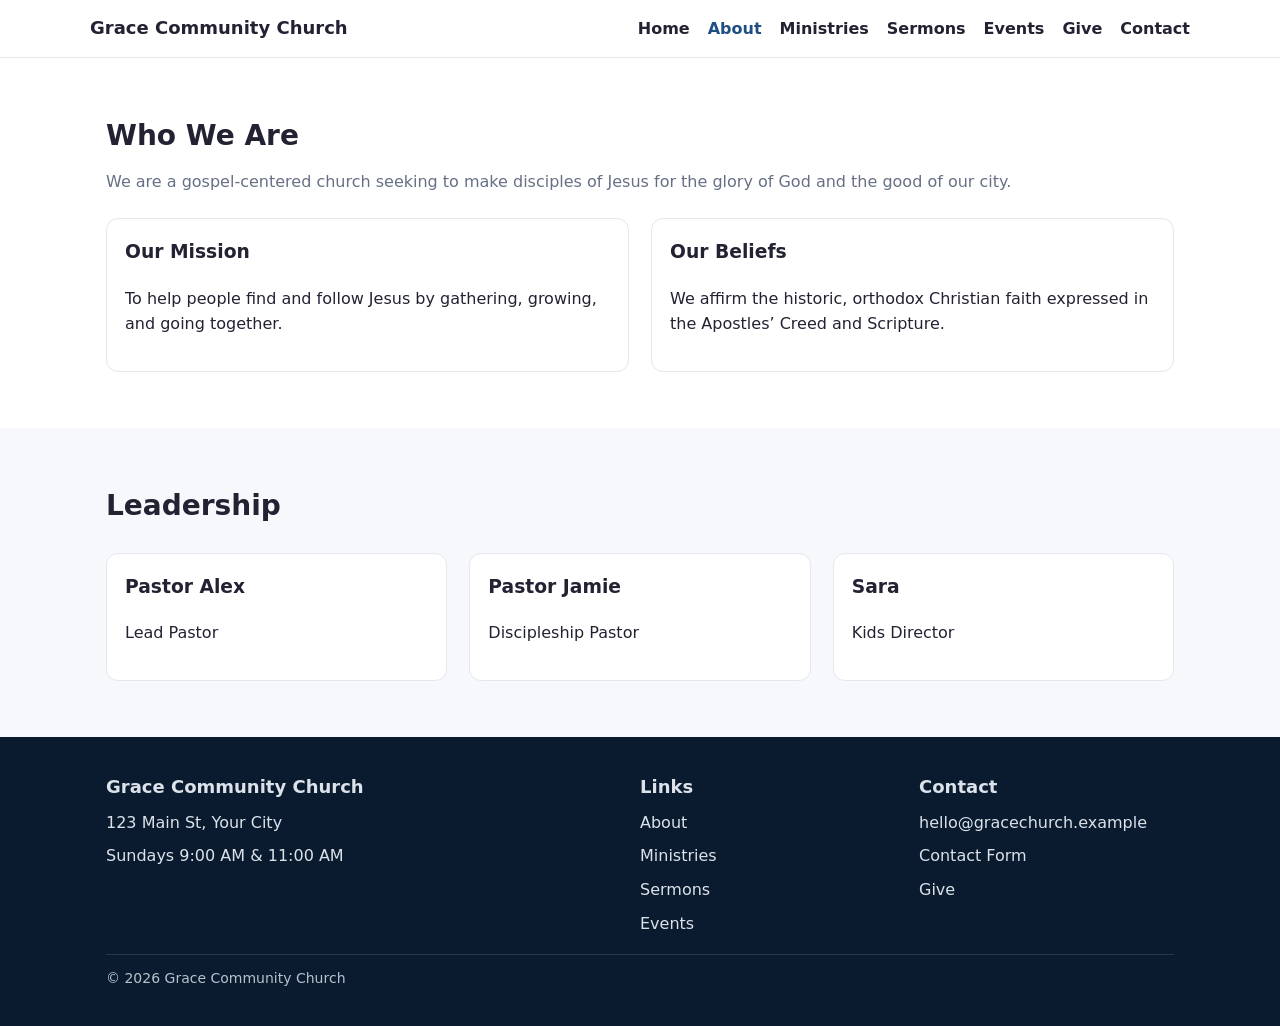
<file: app/about.html>
<!DOCTYPE html>
<html lang="en">
<head>
  <meta charset="utf-8">
  <meta name="viewport" content="width=device-width, initial-scale=1" />
  <title>About · Grace Community Church</title>
  <meta name="description" content="About Grace Community Church: beliefs, mission, leadership.">
  <link rel="stylesheet" href="assets/css/styles.css">
  <script src="assets/js/main.js" defer></script>
</head>
<body>
  <header class="header">
    <div class="container header__inner">
      <a class="brand" href="index.html">Grace Community Church</a>
      <button id="mobileToggle" class="mobile-toggle" aria-label="Toggle navigation">Menu</button>
      <nav id="primaryNav" class="nav" aria-label="Primary Navigation">
        <a href="index.html">Home</a>
        <a class="active" href="about.html">About</a>
        <a href="ministries.html">Ministries</a>
        <a href="sermons.html">Sermons</a>
        <a href="events.html">Events</a>
        <a href="give.html">Give</a>
        <a href="contact.html">Contact</a>
      </nav>
    </div>
  </header>

  <main>
    <section class="section">
      <div class="container">
        <h1 class="section__title">Who We Are</h1>
        <p class="section__desc">We are a gospel-centered church seeking to make disciples of Jesus for the glory of God and the good of our city.</p>
        <div class="grid grid--2 mt-3">
          <div class="card">
            <h3>Our Mission</h3>
            <p>To help people find and follow Jesus by gathering, growing, and going together.</p>
          </div>
          <div class="card">
            <h3>Our Beliefs</h3>
            <p>We affirm the historic, orthodox Christian faith expressed in the Apostles’ Creed and Scripture.</p>
          </div>
        </div>
      </div>
    </section>

    <section class="section section--alt">
      <div class="container">
        <h2 class="section__title">Leadership</h2>
        <div class="grid grid--3 mt-3">
          <div class="card">
            <h3>Pastor Alex</h3>
            <p>Lead Pastor</p>
          </div>
          <div class="card">
            <h3>Pastor Jamie</h3>
            <p>Discipleship Pastor</p>
          </div>
          <div class="card">
            <h3>Sara</h3>
            <p>Kids Director</p>
          </div>
        </div>
      </div>
    </section>
  </main>

  <footer class="footer">
    <div class="container">
      <div class="footer__grid">
        <div>
          <div class="footer__brand">Grace Community Church</div>
          <div>123 Main St, Your City</div>
          <div class="mt-1">Sundays 9:00 AM & 11:00 AM</div>
        </div>
        <div>
          <div class="footer__brand">Links</div>
          <div class="mt-1"><a href="about.html">About</a></div>
          <div class="mt-1"><a href="ministries.html">Ministries</a></div>
          <div class="mt-1"><a href="sermons.html">Sermons</a></div>
          <div class="mt-1"><a href="events.html">Events</a></div>
        </div>
        <div>
          <div class="footer__brand">Contact</div>
          <div class="mt-1"><a href="mailto:hello@gracechurch.example">hello@gracechurch.example</a></div>
          <div class="mt-1"><a href="contact.html">Contact Form</a></div>
          <div class="mt-1"><a href="give.html">Give</a></div>
        </div>
      </div>
      <div class="footer__legal">© <span id="year"></span> Grace Community Church</div>
    </div>
    <script>document.getElementById('year').textContent = new Date().getFullYear().toString();</script>
  </footer>
</body>
</html>
</file>
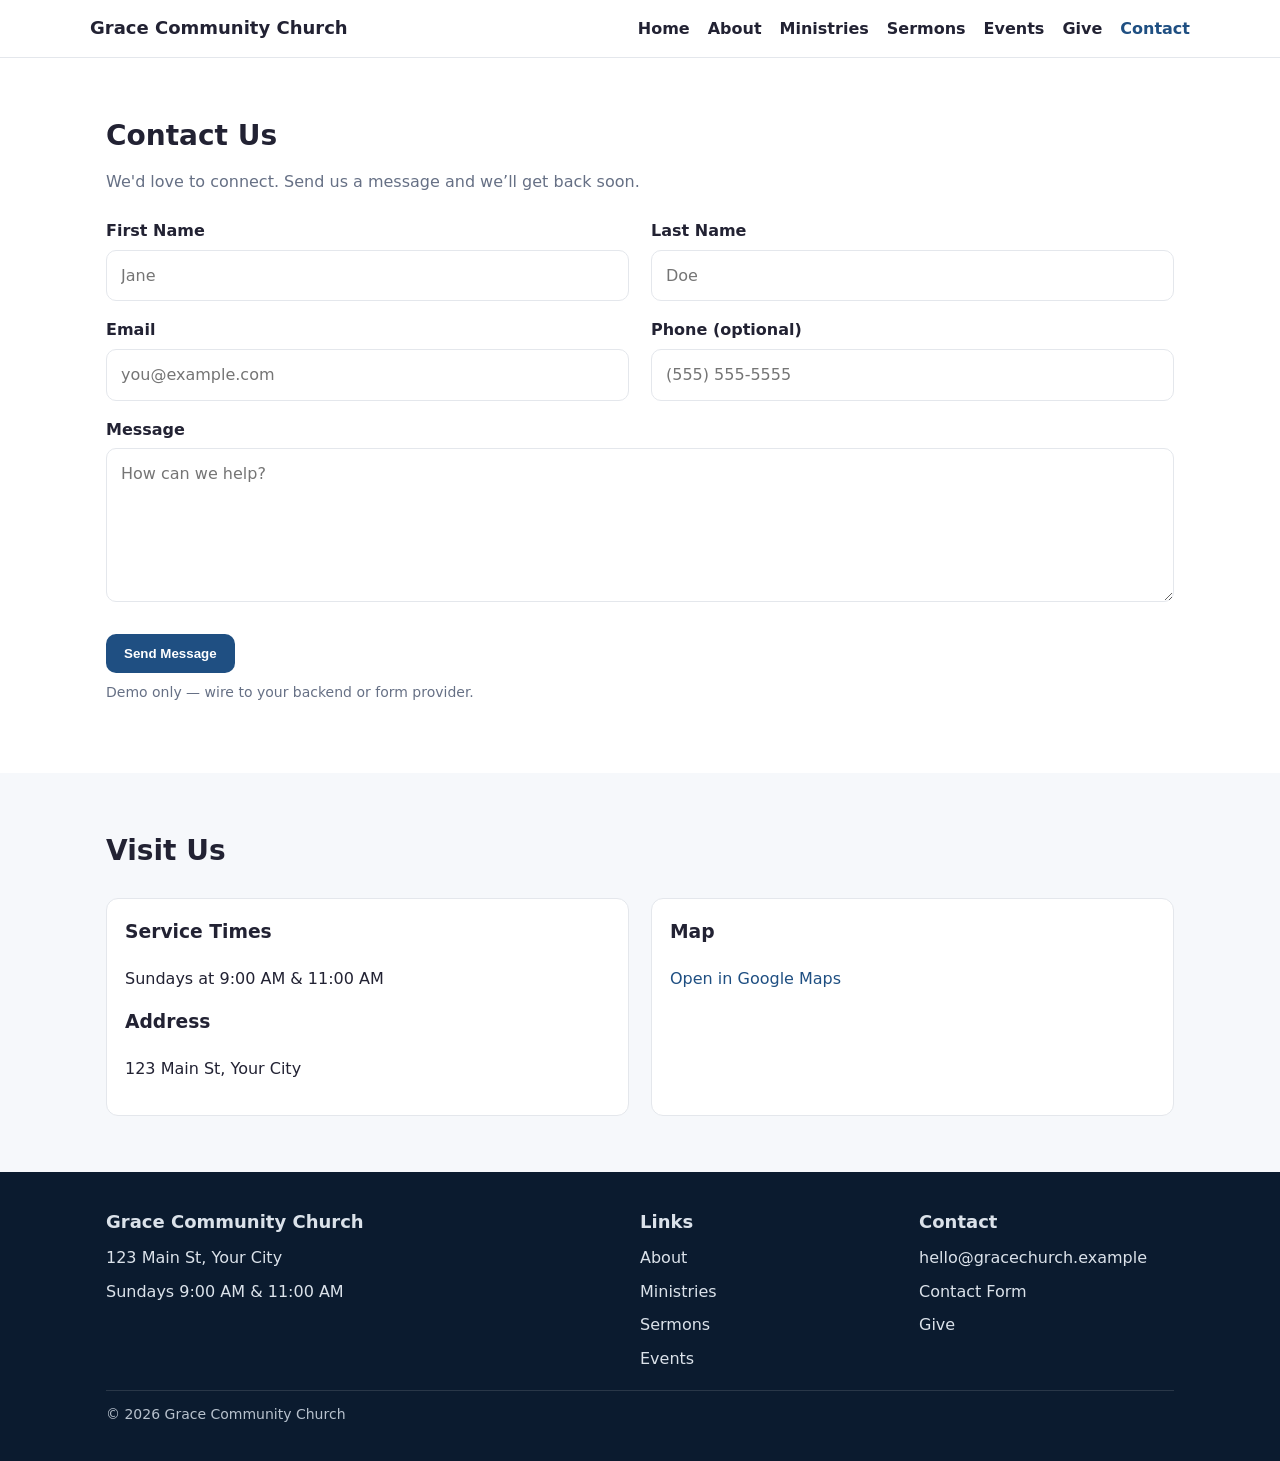
<file: app/contact.html>
<!DOCTYPE html>
<html lang="en">
<head>
  <meta charset="utf-8">
  <meta name="viewport" content="width=device-width, initial-scale=1" />
  <title>Contact · Grace Community Church</title>
  <meta name="description" content="Contact Grace Community Church. We'd love to hear from you.">
  <link rel="stylesheet" href="assets/css/styles.css">
  <script src="assets/js/main.js" defer></script>
</head>
<body>
  <header class="header">
    <div class="container header__inner">
      <a class="brand" href="index.html">Grace Community Church</a>
      <button id="mobileToggle" class="mobile-toggle" aria-label="Toggle navigation">Menu</button>
      <nav id="primaryNav" class="nav" aria-label="Primary Navigation">
        <a href="index.html">Home</a>
        <a href="about.html">About</a>
        <a href="ministries.html">Ministries</a>
        <a href="sermons.html">Sermons</a>
        <a href="events.html">Events</a>
        <a href="give.html">Give</a>
        <a class="active" href="contact.html">Contact</a>
      </nav>
    </div>
  </header>

  <main>
    <section class="section">
      <div class="container">
        <h1 class="section__title">Contact Us</h1>
        <p class="section__desc">We'd love to connect. Send us a message and we’ll get back soon.</p>

        <form id="contactForm" class="mt-3" action="#" method="post">
          <div class="grid grid--2">
            <div>
              <label class="label" for="firstName">First Name</label>
              <input class="input" id="firstName" name="firstName" type="text" placeholder="Jane" data-required>
            </div>
            <div>
              <label class="label" for="lastName">Last Name</label>
              <input class="input" id="lastName" name="lastName" type="text" placeholder="Doe" data-required>
            </div>
          </div>
          <div class="grid grid--2 mt-2">
            <div>
              <label class="label" for="email">Email</label>
              <input class="input" id="email" name="email" type="email" placeholder="you@example.com" data-required>
            </div>
            <div>
              <label class="label" for="phone">Phone (optional)</label>
              <input class="input" id="phone" name="phone" type="tel" placeholder="(555) 555-5555">
            </div>
          </div>
          <div class="mt-2">
            <label class="label" for="message">Message</label>
            <textarea class="textarea" id="message" name="message" rows="5" placeholder="How can we help?" data-required></textarea>
          </div>
          <button class="button mt-3" type="submit">Send Message</button>
          <p class="mt-1" style="color:var(--muted); font-size:14px;">Demo only — wire to your backend or form provider.</p>
        </form>
      </div>
    </section>

    <section class="section section--alt">
      <div class="container">
        <h2 class="section__title">Visit Us</h2>
        <div class="grid grid--2 mt-3">
          <div class="card">
            <h3>Service Times</h3>
            <p>Sundays at 9:00 AM & 11:00 AM</p>
            <h3>Address</h3>
            <p>123 Main St, Your City</p>
          </div>
          <div class="card">
            <h3>Map</h3>
            <p><a href="https://maps.google.com" target="_blank" rel="noopener">Open in Google Maps</a></p>
          </div>
        </div>
      </div>
    </section>
  </main>

  <footer class="footer">
    <div class="container">
      <div class="footer__grid">
        <div>
          <div class="footer__brand">Grace Community Church</div>
          <div>123 Main St, Your City</div>
          <div class="mt-1">Sundays 9:00 AM & 11:00 AM</div>
        </div>
        <div>
          <div class="footer__brand">Links</div>
          <div class="mt-1"><a href="about.html">About</a></div>
          <div class="mt-1"><a href="ministries.html">Ministries</a></div>
          <div class="mt-1"><a href="sermons.html">Sermons</a></div>
          <div class="mt-1"><a href="events.html">Events</a></div>
        </div>
        <div>
          <div class="footer__brand">Contact</div>
          <div class="mt-1"><a href="mailto:hello@gracechurch.example">hello@gracechurch.example</a></div>
          <div class="mt-1"><a href="contact.html">Contact Form</a></div>
          <div class="mt-1"><a href="give.html">Give</a></div>
        </div>
      </div>
      <div class="footer__legal">© <span id="year"></span> Grace Community Church</div>
    </div>
    <script>document.getElementById('year').textContent = new Date().getFullYear().toString();</script>
  </footer>
</body>
</html>
</file>
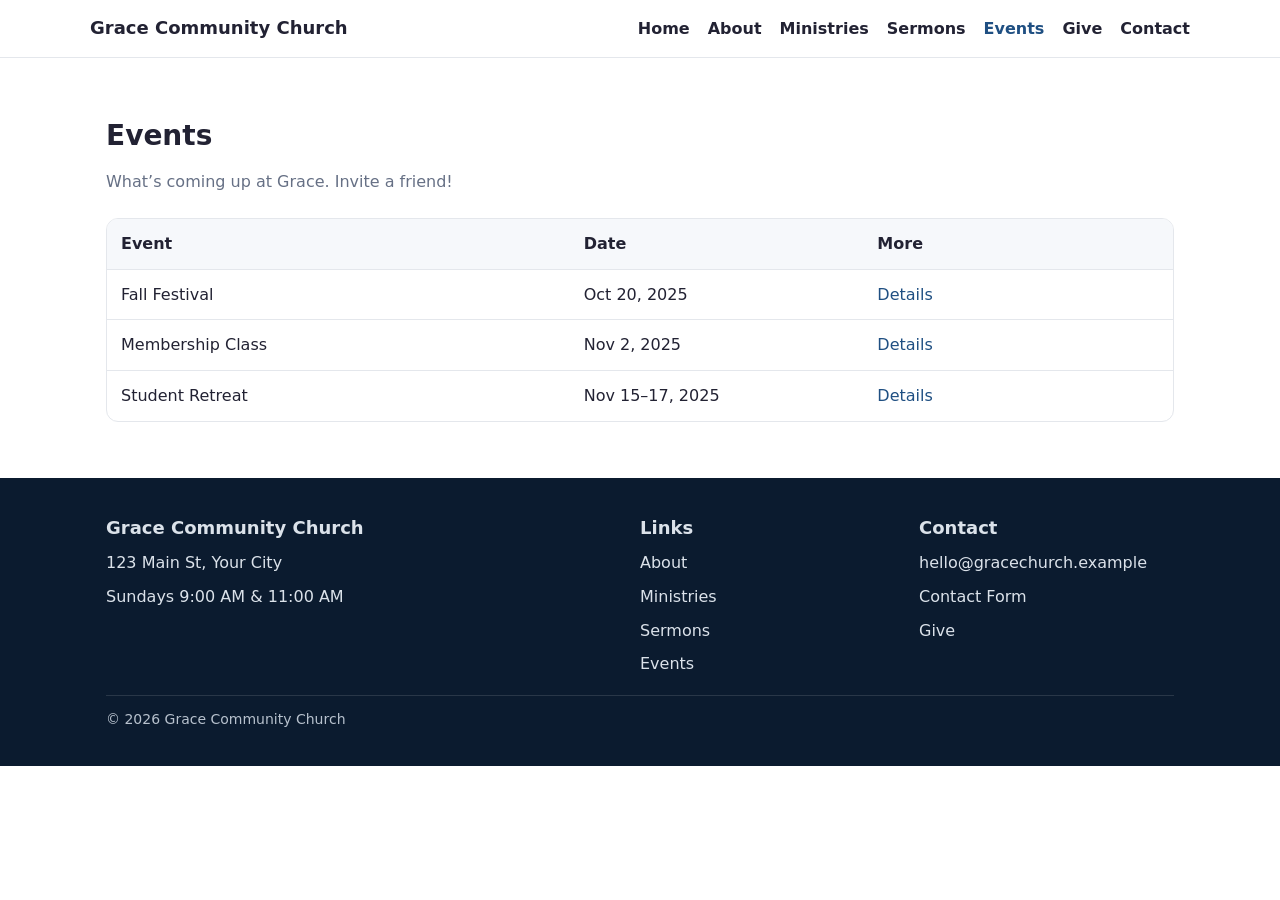
<file: app/events.html>
<!DOCTYPE html>
<html lang="en">
<head>
  <meta charset="utf-8">
  <meta name="viewport" content="width=device-width, initial-scale=1" />
  <title>Events · Grace Community Church</title>
  <meta name="description" content="Events at Grace Community Church.">
  <link rel="stylesheet" href="assets/css/styles.css">
  <script src="assets/js/main.js" defer></script>
</head>
<body>
  <header class="header">
    <div class="container header__inner">
      <a class="brand" href="index.html">Grace Community Church</a>
      <button id="mobileToggle" class="mobile-toggle" aria-label="Toggle navigation">Menu</button>
      <nav id="primaryNav" class="nav" aria-label="Primary Navigation">
        <a href="index.html">Home</a>
        <a href="about.html">About</a>
        <a href="ministries.html">Ministries</a>
        <a href="sermons.html">Sermons</a>
        <a class="active" href="events.html">Events</a>
        <a href="give.html">Give</a>
        <a href="contact.html">Contact</a>
      </nav>
    </div>
  </header>

  <main>
    <section class="section">
      <div class="container">
        <h1 class="section__title">Events</h1>
        <p class="section__desc">What’s coming up at Grace. Invite a friend!</p>
        <div class="list mt-3">
          <div class="list__row">
            <div>Event</div>
            <div>Date</div>
            <div>More</div>
          </div>
          <div class="list__row">
            <div>Fall Festival</div>
            <div>Oct 20, 2025</div>
            <div><a href="#">Details</a></div>
          </div>
          <div class="list__row">
            <div>Membership Class</div>
            <div>Nov 2, 2025</div>
            <div><a href="#">Details</a></div>
          </div>
          <div class="list__row">
            <div>Student Retreat</div>
            <div>Nov 15–17, 2025</div>
            <div><a href="#">Details</a></div>
          </div>
        </div>
      </div>
    </section>
  </main>

  <footer class="footer">
    <div class="container">
      <div class="footer__grid">
        <div>
          <div class="footer__brand">Grace Community Church</div>
          <div>123 Main St, Your City</div>
          <div class="mt-1">Sundays 9:00 AM & 11:00 AM</div>
        </div>
        <div>
          <div class="footer__brand">Links</div>
          <div class="mt-1"><a href="about.html">About</a></div>
          <div class="mt-1"><a href="ministries.html">Ministries</a></div>
          <div class="mt-1"><a href="sermons.html">Sermons</a></div>
          <div class="mt-1"><a href="events.html">Events</a></div>
        </div>
        <div>
          <div class="footer__brand">Contact</div>
          <div class="mt-1"><a href="mailto:hello@gracechurch.example">hello@gracechurch.example</a></div>
          <div class="mt-1"><a href="contact.html">Contact Form</a></div>
          <div class="mt-1"><a href="give.html">Give</a></div>
        </div>
      </div>
      <div class="footer__legal">© <span id="year"></span> Grace Community Church</div>
    </div>
    <script>document.getElementById('year').textContent = new Date().getFullYear().toString();</script>
  </footer>
</body>
</html>
</file>
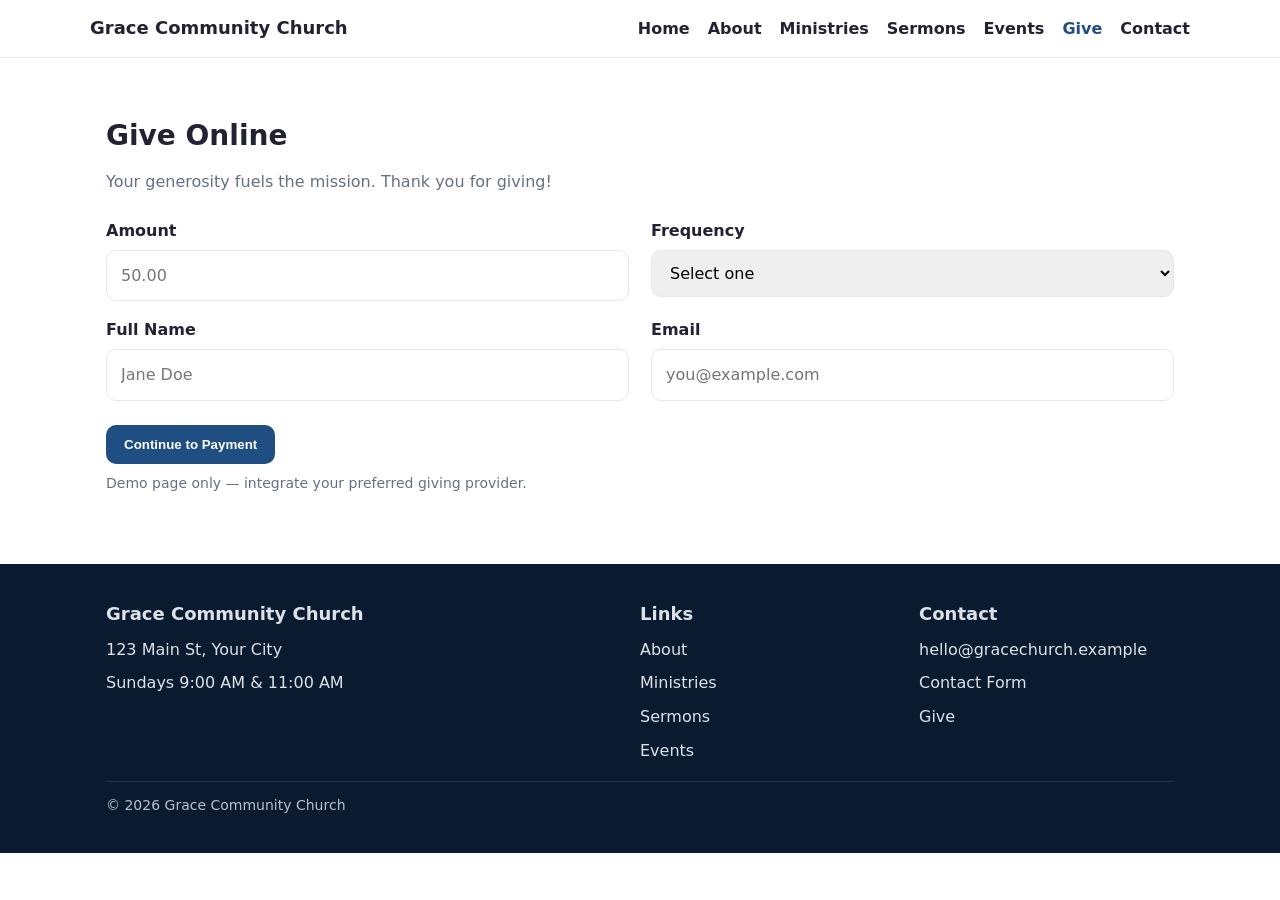
<file: app/give.html>
<!DOCTYPE html>
<html lang="en">
<head>
  <meta charset="utf-8">
  <meta name="viewport" content="width=device-width, initial-scale=1" />
  <title>Give · Grace Community Church</title>
  <meta name="description" content="Give online to support the ministry of Grace Community Church.">
  <link rel="stylesheet" href="assets/css/styles.css">
  <script src="assets/js/main.js" defer></script>
</head>
<body>
  <header class="header">
    <div class="container header__inner">
      <a class="brand" href="index.html">Grace Community Church</a>
      <button id="mobileToggle" class="mobile-toggle" aria-label="Toggle navigation">Menu</button>
      <nav id="primaryNav" class="nav" aria-label="Primary Navigation">
        <a href="index.html">Home</a>
        <a href="about.html">About</a>
        <a href="ministries.html">Ministries</a>
        <a href="sermons.html">Sermons</a>
        <a href="events.html">Events</a>
        <a class="active" href="give.html">Give</a>
        <a href="contact.html">Contact</a>
      </nav>
    </div>
  </header>

  <main>
    <section class="section">
      <div class="container">
        <h1 class="section__title">Give Online</h1>
        <p class="section__desc">Your generosity fuels the mission. Thank you for giving!</p>
        <form id="giveForm" class="mt-3" action="#" method="post">
          <div class="grid grid--2">
            <div>
              <label class="label" for="amount">Amount</label>
              <input class="input" id="amount" name="amount" type="number" step="0.01" min="1" placeholder="50.00" data-required>
            </div>
            <div>
              <label class="label" for="frequency">Frequency</label>
              <select class="select" id="frequency" name="frequency" data-required>
                <option value="">Select one</option>
                <option>One-Time</option>
                <option>Weekly</option>
                <option>Monthly</option>
              </select>
            </div>
          </div>
          <div class="grid grid--2 mt-2">
            <div>
              <label class="label" for="name">Full Name</label>
              <input class="input" id="name" name="name" type="text" placeholder="Jane Doe" data-required>
            </div>
            <div>
              <label class="label" for="email">Email</label>
              <input class="input" id="email" name="email" type="email" placeholder="you@example.com" data-required>
            </div>
          </div>
          <button class="button mt-3" type="submit">Continue to Payment</button>
          <p class="mt-1" style="color:var(--muted); font-size:14px;">Demo page only — integrate your preferred giving provider.</p>
        </form>
      </div>
    </section>
  </main>

  <footer class="footer">
    <div class="container">
      <div class="footer__grid">
        <div>
          <div class="footer__brand">Grace Community Church</div>
          <div>123 Main St, Your City</div>
          <div class="mt-1">Sundays 9:00 AM & 11:00 AM</div>
        </div>
        <div>
          <div class="footer__brand">Links</div>
          <div class="mt-1"><a href="about.html">About</a></div>
          <div class="mt-1"><a href="ministries.html">Ministries</a></div>
          <div class="mt-1"><a href="sermons.html">Sermons</a></div>
          <div class="mt-1"><a href="events.html">Events</a></div>
        </div>
        <div>
          <div class="footer__brand">Contact</div>
          <div class="mt-1"><a href="mailto:hello@gracechurch.example">hello@gracechurch.example</a></div>
          <div class="mt-1"><a href="contact.html">Contact Form</a></div>
          <div class="mt-1"><a href="give.html">Give</a></div>
        </div>
      </div>
      <div class="footer__legal">© <span id="year"></span> Grace Community Church</div>
    </div>
    <script>document.getElementById('year').textContent = new Date().getFullYear().toString();</script>
  </footer>
</body>
</html>
</file>
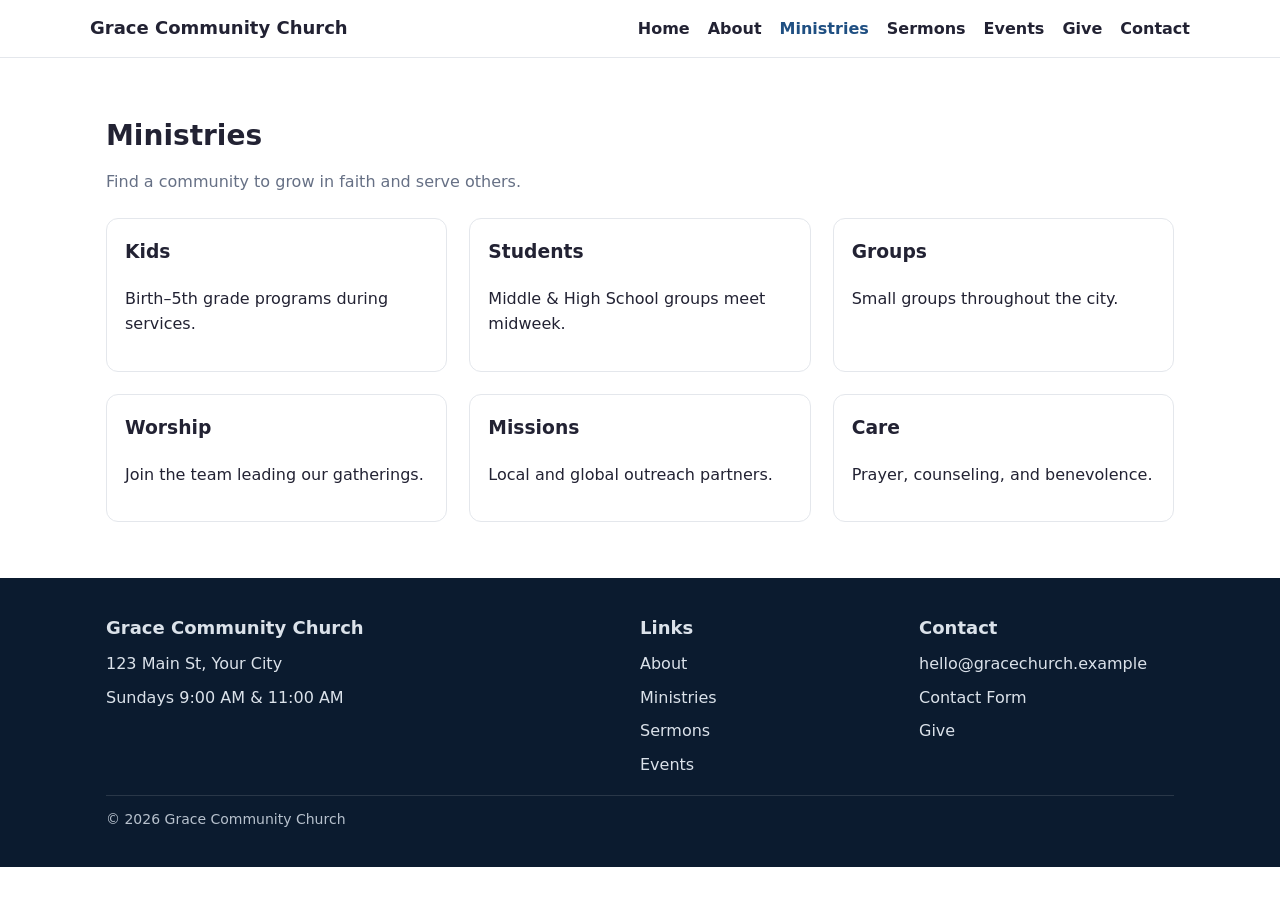
<file: app/ministries.html>
<!DOCTYPE html>
<html lang="en">
<head>
  <meta charset="utf-8">
  <meta name="viewport" content="width=device-width, initial-scale=1" />
  <title>Ministries · Grace Community Church</title>
  <meta name="description" content="Ministries at Grace: kids, students, groups, missions, and care.">
  <link rel="stylesheet" href="assets/css/styles.css">
  <script src="assets/js/main.js" defer></script>
</head>
<body>
  <header class="header">
    <div class="container header__inner">
      <a class="brand" href="index.html">Grace Community Church</a>
      <button id="mobileToggle" class="mobile-toggle" aria-label="Toggle navigation">Menu</button>
      <nav id="primaryNav" class="nav" aria-label="Primary Navigation">
        <a href="index.html">Home</a>
        <a href="about.html">About</a>
        <a class="active" href="ministries.html">Ministries</a>
        <a href="sermons.html">Sermons</a>
        <a href="events.html">Events</a>
        <a href="give.html">Give</a>
        <a href="contact.html">Contact</a>
      </nav>
    </div>
  </header>

  <main>
    <section class="section">
      <div class="container">
        <h1 class="section__title">Ministries</h1>
        <p class="section__desc">Find a community to grow in faith and serve others.</p>
        <div class="grid grid--3 mt-3">
          <div class="card"><h3>Kids</h3><p>Birth–5th grade programs during services.</p></div>
          <div class="card"><h3>Students</h3><p>Middle & High School groups meet midweek.</p></div>
          <div class="card"><h3>Groups</h3><p>Small groups throughout the city.</p></div>
          <div class="card"><h3>Worship</h3><p>Join the team leading our gatherings.</p></div>
          <div class="card"><h3>Missions</h3><p>Local and global outreach partners.</p></div>
          <div class="card"><h3>Care</h3><p>Prayer, counseling, and benevolence.</p></div>
        </div>
      </div>
    </section>
  </main>

  <footer class="footer">
    <div class="container">
      <div class="footer__grid">
        <div>
          <div class="footer__brand">Grace Community Church</div>
          <div>123 Main St, Your City</div>
          <div class="mt-1">Sundays 9:00 AM & 11:00 AM</div>
        </div>
        <div>
          <div class="footer__brand">Links</div>
          <div class="mt-1"><a href="about.html">About</a></div>
          <div class="mt-1"><a href="ministries.html">Ministries</a></div>
          <div class="mt-1"><a href="sermons.html">Sermons</a></div>
          <div class="mt-1"><a href="events.html">Events</a></div>
        </div>
        <div>
          <div class="footer__brand">Contact</div>
          <div class="mt-1"><a href="mailto:hello@gracechurch.example">hello@gracechurch.example</a></div>
          <div class="mt-1"><a href="contact.html">Contact Form</a></div>
          <div class="mt-1"><a href="give.html">Give</a></div>
        </div>
      </div>
      <div class="footer__legal">© <span id="year"></span> Grace Community Church</div>
    </div>
    <script>document.getElementById('year').textContent = new Date().getFullYear().toString();</script>
  </footer>
</body>
</html>
</file>
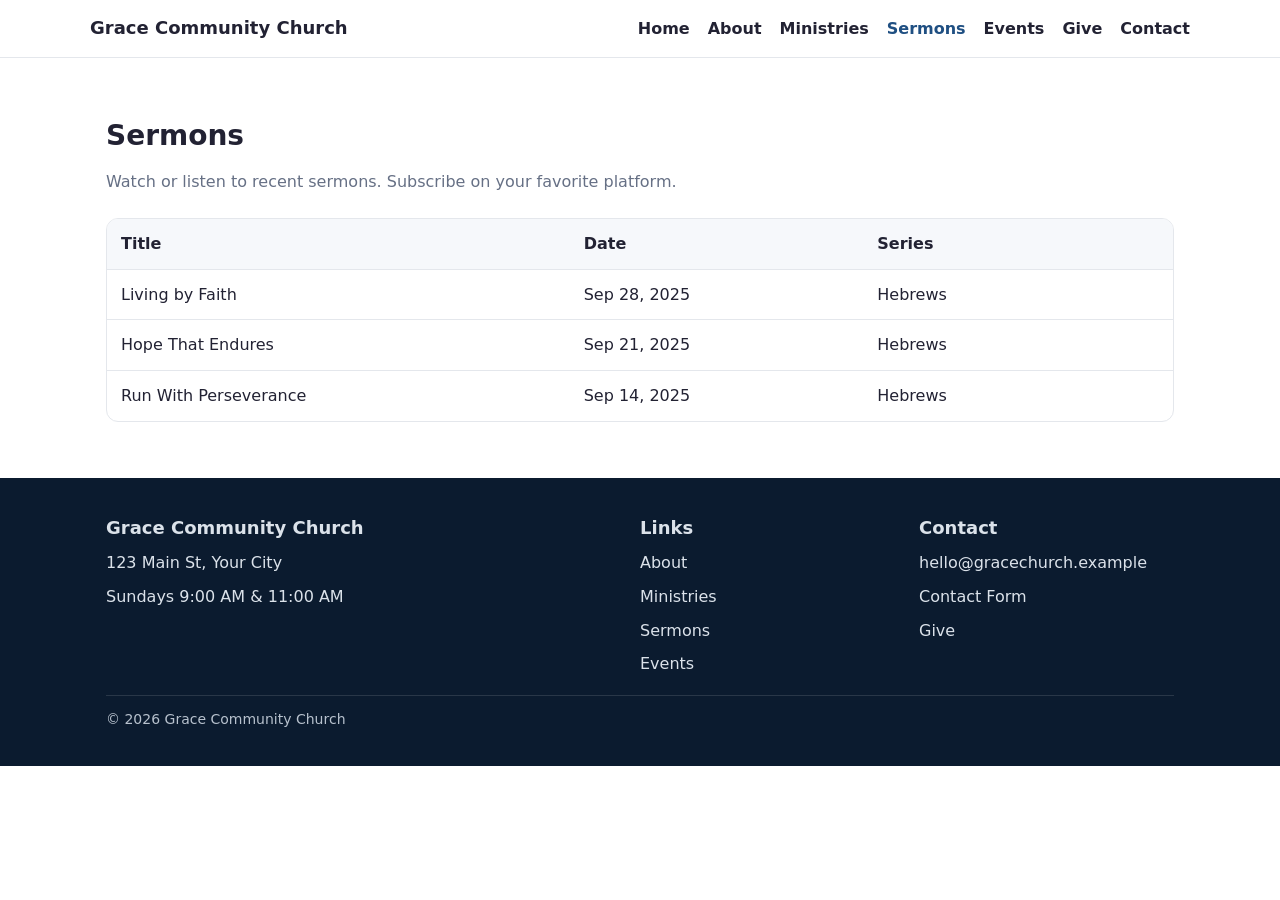
<file: app/sermons.html>
<!DOCTYPE html>
<html lang="en">
<head>
  <meta charset="utf-8">
  <meta name="viewport" content="width=device-width, initial-scale=1" />
  <title>Sermons · Grace Community Church</title>
  <meta name="description" content="Sermons and messages from Grace Community Church.">
  <link rel="stylesheet" href="assets/css/styles.css">
  <script src="assets/js/main.js" defer></script>
</head>
<body>
  <header class="header">
    <div class="container header__inner">
      <a class="brand" href="index.html">Grace Community Church</a>
      <button id="mobileToggle" class="mobile-toggle" aria-label="Toggle navigation">Menu</button>
      <nav id="primaryNav" class="nav" aria-label="Primary Navigation">
        <a href="index.html">Home</a>
        <a href="about.html">About</a>
        <a href="ministries.html">Ministries</a>
        <a class="active" href="sermons.html">Sermons</a>
        <a href="events.html">Events</a>
        <a href="give.html">Give</a>
        <a href="contact.html">Contact</a>
      </nav>
    </div>
  </header>

  <main>
    <section class="section">
      <div class="container">
        <h1 class="section__title">Sermons</h1>
        <p class="section__desc">Watch or listen to recent sermons. Subscribe on your favorite platform.</p>
        <div class="list mt-3">
          <div class="list__row">
            <div>Title</div>
            <div>Date</div>
            <div>Series</div>
          </div>
          <div class="list__row">
            <div>Living by Faith</div>
            <div>Sep 28, 2025</div>
            <div>Hebrews</div>
          </div>
          <div class="list__row">
            <div>Hope That Endures</div>
            <div>Sep 21, 2025</div>
            <div>Hebrews</div>
          </div>
          <div class="list__row">
            <div>Run With Perseverance</div>
            <div>Sep 14, 2025</div>
            <div>Hebrews</div>
          </div>
        </div>
      </div>
    </section>
  </main>

  <footer class="footer">
    <div class="container">
      <div class="footer__grid">
        <div>
          <div class="footer__brand">Grace Community Church</div>
          <div>123 Main St, Your City</div>
          <div class="mt-1">Sundays 9:00 AM & 11:00 AM</div>
        </div>
        <div>
          <div class="footer__brand">Links</div>
          <div class="mt-1"><a href="about.html">About</a></div>
          <div class="mt-1"><a href="ministries.html">Ministries</a></div>
          <div class="mt-1"><a href="sermons.html">Sermons</a></div>
          <div class="mt-1"><a href="events.html">Events</a></div>
        </div>
        <div>
          <div class="footer__brand">Contact</div>
          <div class="mt-1"><a href="mailto:hello@gracechurch.example">hello@gracechurch.example</a></div>
          <div class="mt-1"><a href="contact.html">Contact Form</a></div>
          <div class="mt-1"><a href="give.html">Give</a></div>
        </div>
      </div>
      <div class="footer__legal">© <span id="year"></span> Grace Community Church</div>
    </div>
    <script>document.getElementById('year').textContent = new Date().getFullYear().toString();</script>
  </footer>
</body>
</html>
</file>
<file: app/assets/css/styles.css>
/* Global Styles for Church Website */
:root {
  --brand: #1f4f82;
  --brand-accent: #e2a20b;
  --text: #223;
  --muted: #667085;
  --bg: #ffffff;
  --bg-alt: #f6f8fb;
  --border: #e4e7ec;
  --maxw: 1100px;
}
* { box-sizing: border-box; }
html, body { height: 100%; }
body {
  margin: 0;
  font-family: system-ui, -apple-system, Segoe UI, Roboto, Helvetica, Arial, "Apple Color Emoji", "Segoe UI Emoji";
  color: var(--text);
  background: var(--bg);
  line-height: 1.6;
}
img { max-width: 100%; height: auto; display: block; }
a { color: var(--brand); text-decoration: none; }
a:hover { text-decoration: underline; }

.container { max-width: var(--maxw); margin: 0 auto; padding: 0 16px; }

/* Header */
.header {
  position: sticky; top: 0; z-index: 50;
  background: rgba(255,255,255,0.8);
  backdrop-filter: saturate(180%) blur(10px);
  border-bottom: 1px solid var(--border);
}
.header__inner { display: flex; align-items: center; justify-content: space-between; padding: 14px 0; }
.brand { display: flex; align-items: center; gap: 10px; font-weight: 700; font-size: 18px; color: var(--text); }
.brand__logo { width: 40px; height: 40px; border-radius: 6px; object-fit: cover; }

.nav { display: flex; align-items: center; gap: 18px; }
.nav a { color: var(--text); font-weight: 600; }
.nav a.active { color: var(--brand); }

.mobile-toggle { display: none; background: none; border: none; padding: 8px; }

@media (max-width: 800px) {
  .nav { display: none; position: absolute; top: 60px; left: 0; right: 0; background: var(--bg); border-bottom: 1px solid var(--border); padding: 12px 16px; }
  .nav.open { display: grid; gap: 10px; }
  .mobile-toggle { display: inline-flex; }
}

/* Hero */
.hero { background: var(--bg-alt); }
.hero__inner { display: grid; grid-template-columns: 1.1fr 0.9fr; gap: 32px; padding: 48px 0; align-items: center; }
.hero__title { font-size: clamp(28px, 4vw, 44px); line-height: 1.2; margin: 0 0 10px; }
.hero__subtitle { font-size: clamp(16px, 2.1vw, 20px); color: var(--muted); margin: 0 0 22px; }
.hero__cta { display: inline-block; background: var(--brand); color: white; padding: 12px 18px; border-radius: 10px; font-weight: 700; }
.hero__cta.secondary { background: var(--brand-accent); color: #222; margin-left: 12px; }

@media (max-width: 900px) {
  .hero__inner { grid-template-columns: 1fr; }
}

/* Sections */
.section { padding: 56px 0; }
.section--alt { background: var(--bg-alt); }
.section__title { font-size: 28px; margin: 0 0 10px; }
.section__desc { color: var(--muted); margin-top: 0; }
.grid { display: grid; gap: 22px; }
.grid--3 { grid-template-columns: repeat(3, 1fr); }
.grid--2 { grid-template-columns: repeat(2, 1fr); }
@media (max-width: 900px) {
  .grid--3 { grid-template-columns: 1fr; }
  .grid--2 { grid-template-columns: 1fr; }
}
.card { border: 1px solid var(--border); border-radius: 12px; padding: 18px; background: white; }
.card h3 { margin-top: 0; }

/* Footer */
.footer { background: #0b1b2f; color: #dbe2ea; padding: 36px 0; }
.footer a { color: #dbe2ea; }
.footer__grid { display: grid; grid-template-columns: 2fr 1fr 1fr; gap: 24px; }
.footer__brand { font-weight: 700; font-size: 18px; margin-bottom: 8px; }
.footer__legal { border-top: 1px solid rgba(255,255,255,0.12); margin-top: 18px; padding-top: 12px; font-size: 14px; color: #b7c1cd; }
@media (max-width: 900px) { .footer__grid { grid-template-columns: 1fr; } }

/* Forms */
.input, .select, .textarea { width: 100%; padding: 12px 14px; border: 1px solid var(--border); border-radius: 10px; font: inherit; }
.label { font-weight: 600; margin-bottom: 6px; display: inline-block; }
.button { display: inline-flex; align-items: center; justify-content: center; gap: 8px; background: var(--brand); color: white; border: none; padding: 12px 18px; border-radius: 10px; font-weight: 700; cursor: pointer; }
.button.secondary { background: var(--brand-accent); color: #222; }

/* Utilities */
.mt-0 { margin-top: 0; }
.mt-1 { margin-top: 8px; }
.mt-2 { margin-top: 16px; }
.mt-3 { margin-top: 24px; }
.mt-4 { margin-top: 32px; }
.center { text-align: center; }

/* Table-like list for sermons/events */
.list { border: 1px solid var(--border); border-radius: 12px; overflow: hidden; }
.list__row { display: grid; grid-template-columns: 1.6fr 1fr 1fr; gap: 12px; padding: 12px 14px; border-top: 1px solid var(--border); }
.list__row:first-child { border-top: none; background: var(--bg-alt); font-weight: 700; }
@media (max-width: 800px) { .list__row { grid-template-columns: 1fr; } }
</file>
